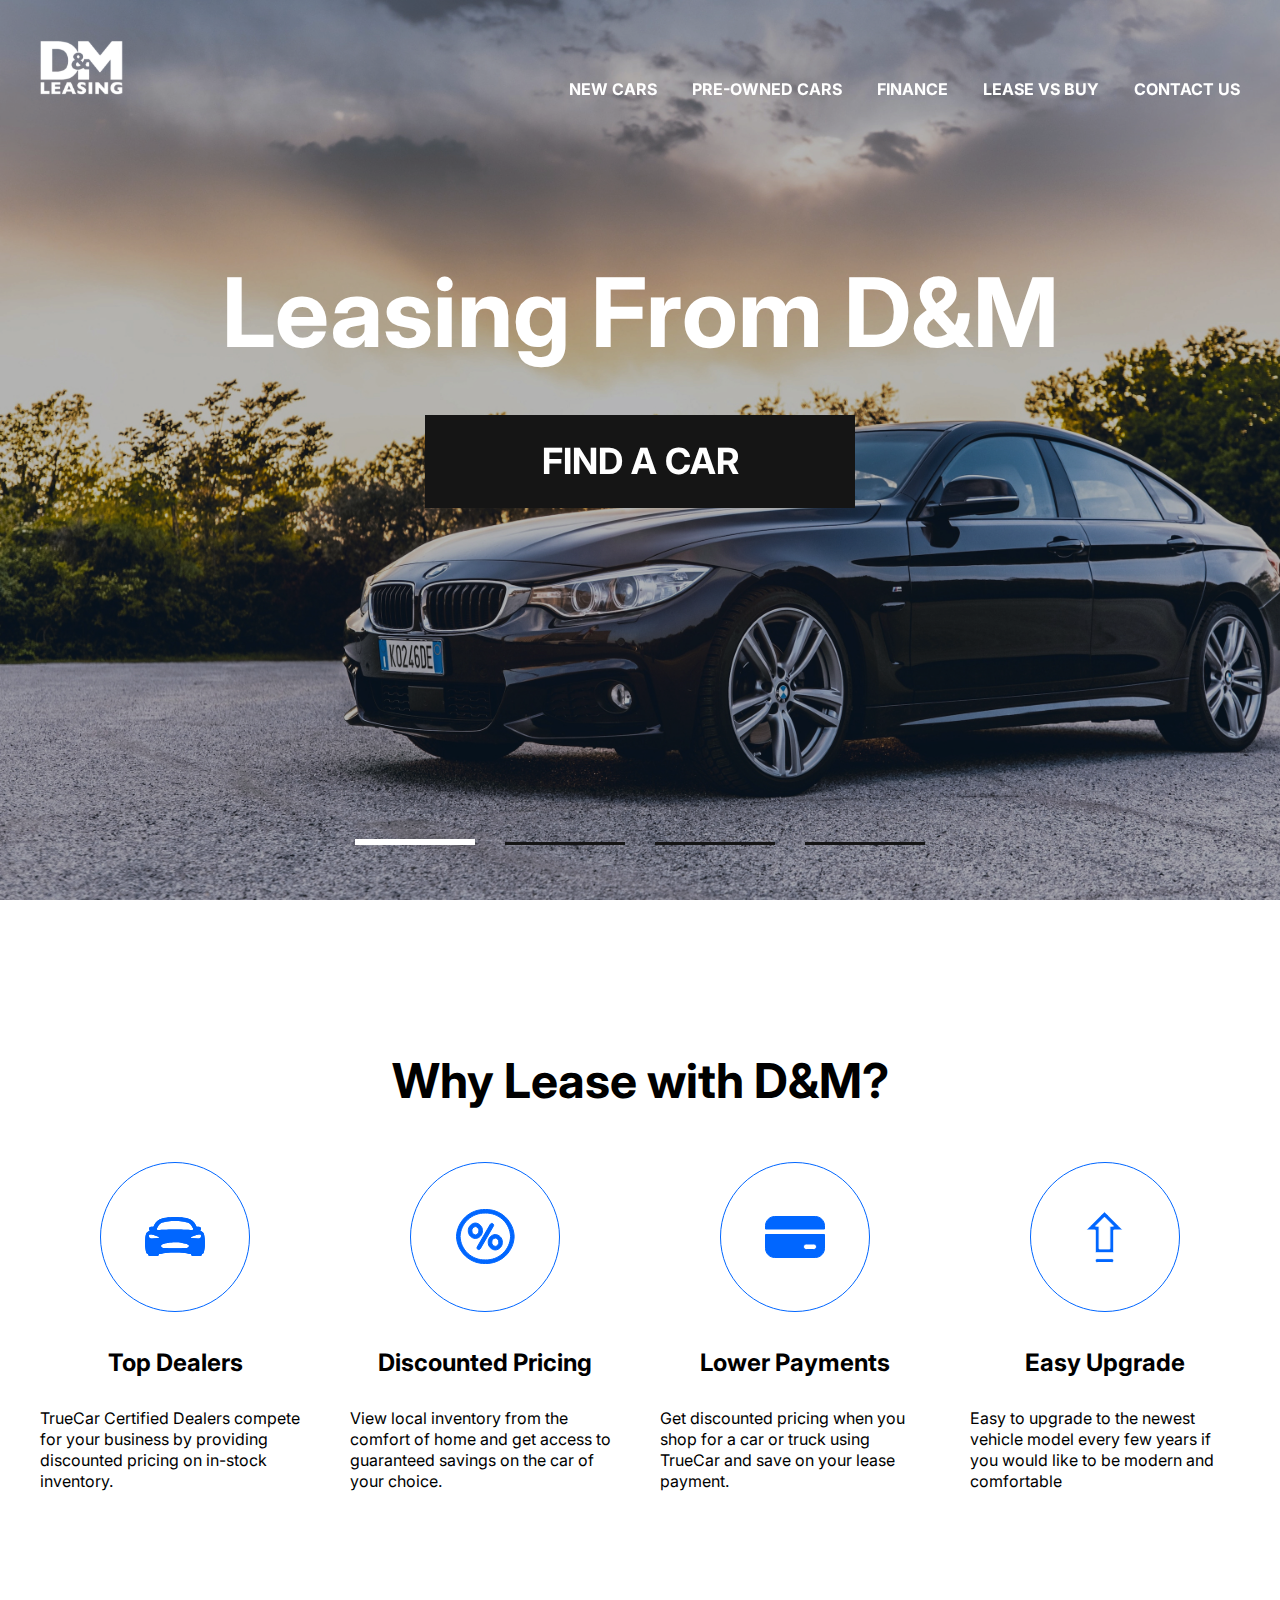
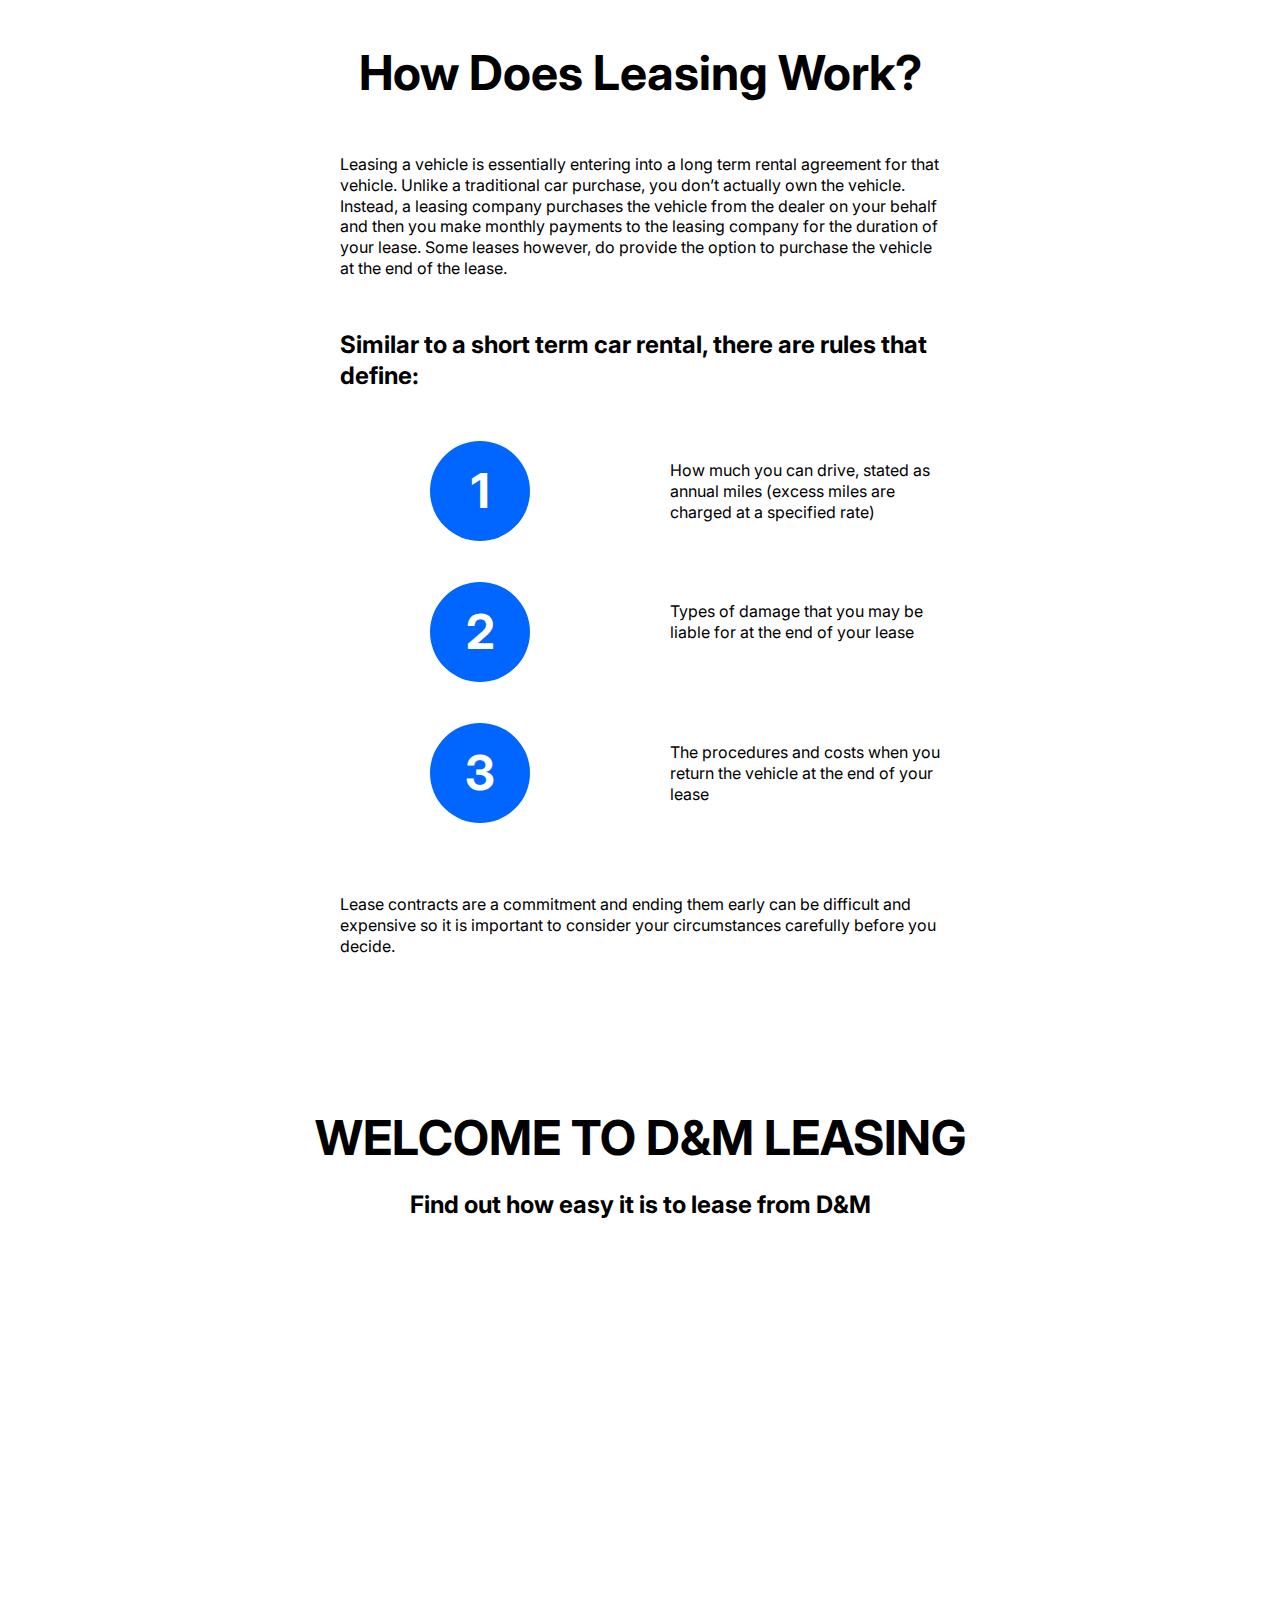
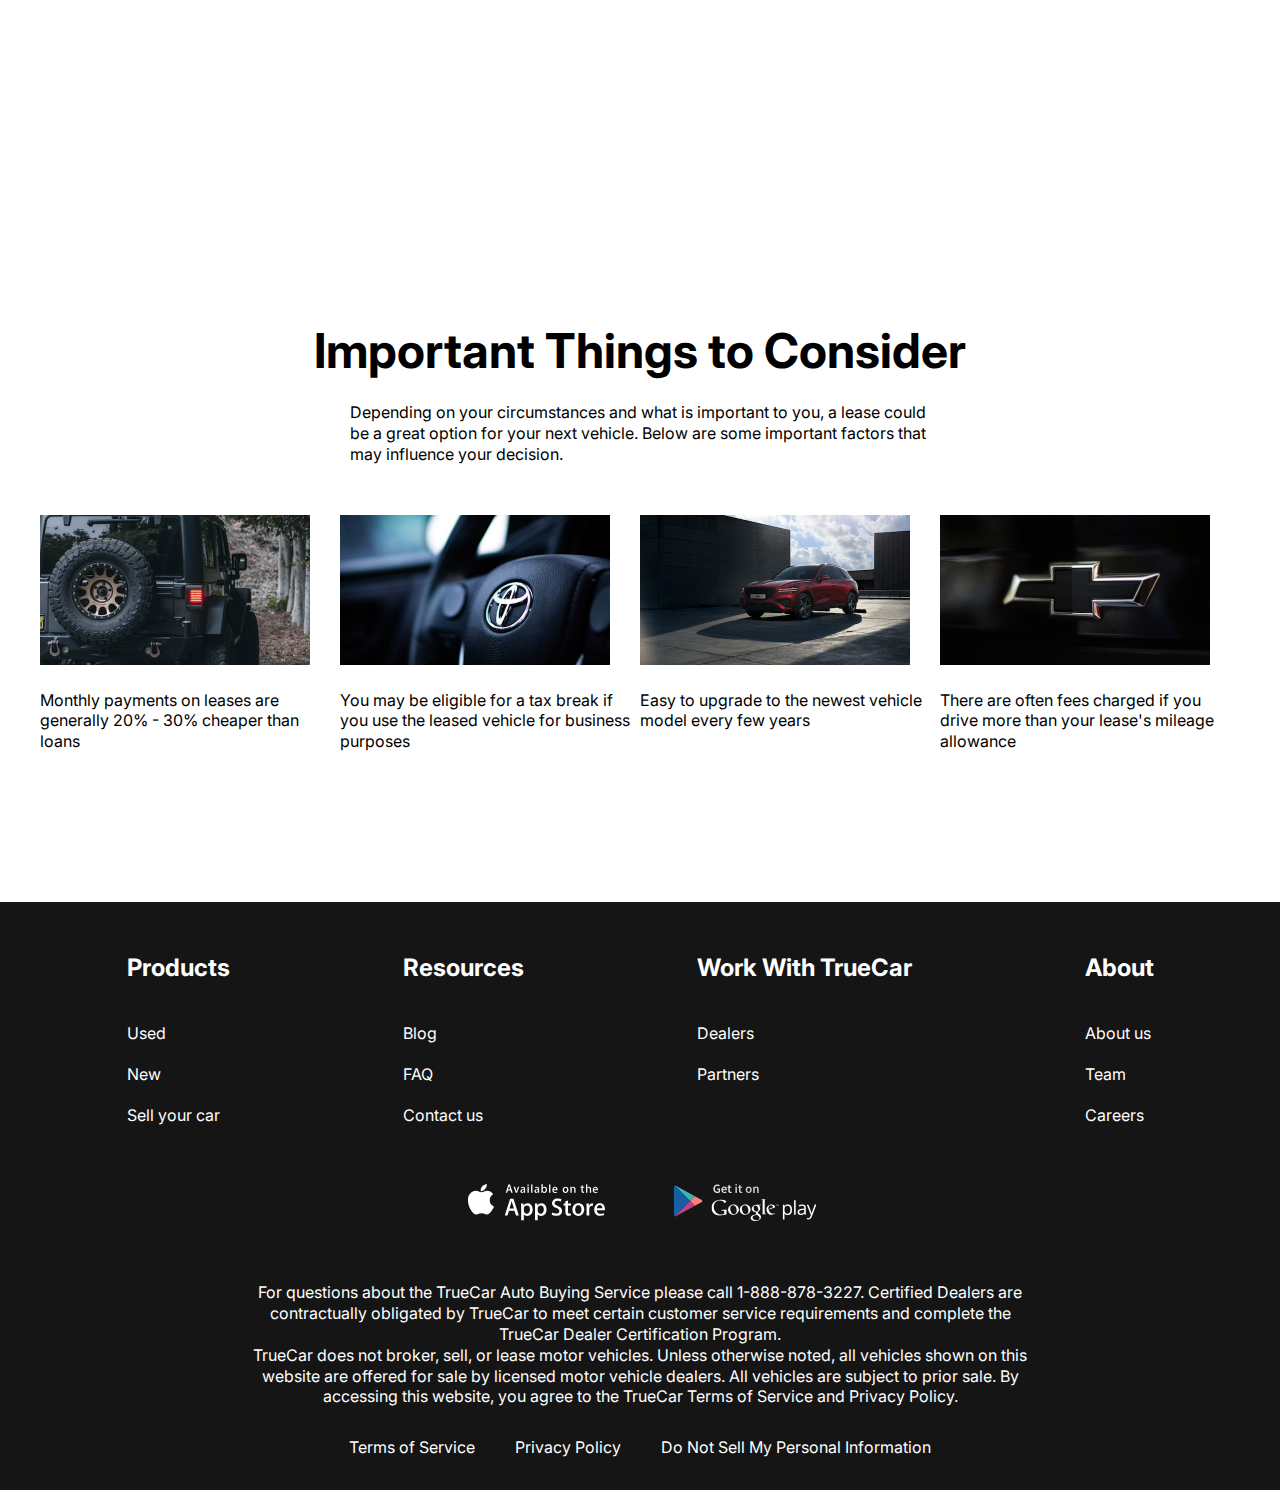
<file: index.html>
<!DOCTYPE html>
<html lang="en">
    <head>
        <meta charset="UTF-8" />
        <meta http-equiv="X-UA-Compatible" content="IE=edge" />
        <meta name="viewport" content="width=device-width, initial-scale=1.0" />
        <title>Document</title>
        <link rel="preconnect" href="https://fonts.googleapis.com" />
        <link rel="preconnect" href="https://fonts.gstatic.com" crossorigin />
        <link
            href="https://fonts.googleapis.com/css2?family=Inter:wght@400;700&display=swap"
            rel="stylesheet"
        />
        <link
            rel="stylesheet"
            href="https://cdn.jsdelivr.net/npm/swiper@9/swiper-bundle.min.css"
        />
        <link rel="stylesheet" href="./css/style.css" />
    </head>
    <body>
        <div class="wrapper">
            <header class="header header-main">
                <div class="container">
                    <div class="header__inner">
                        <a href="index.html" class="logo">
                            <img
                                src="./images/logo.svg"
                                alt=""
                                class="logo__img"
                            />
                        </a>
                        <nav class="menu">
                            <button class="menu__btn">
                                <span></span>
                                <span></span>
                                <span></span>
                            </button>
                            <ul class="menu__list">
                                <li class="menu__list-item">
                                    <a
                                        href="new-cars.html"
                                        class="menu__list-link"
                                        >NEW CARS</a
                                    >
                                </li>
                                <li class="menu__list-item">
                                    <a href="#" class="menu__list-link"
                                        >PRE-OWNED CARS</a
                                    >
                                </li>
                                <li class="menu__list-item">
                                    <a href="#" class="menu__list-link"
                                        >FINANCE</a
                                    >
                                </li>
                                <li class="menu__list-item">
                                    <a href="#" class="menu__list-link"
                                        >LEASE VS BUY</a
                                    >
                                </li>
                                <li class="menu__list-item">
                                    <a
                                        href="contacts.html"
                                        class="menu__list-link"
                                        >CONTACT US</a
                                    >
                                </li>
                            </ul>
                        </nav>
                    </div>
                </div>
            </header>
            <main class="main">
                <section class="top">
                    <div class="container">
                        <h1 class="title">Leasing From D&M</h1>
                        <a href="new-cars.html" class="top__link">
                            FIND A CAR
                        </a>
                    </div>
                </section>
                <div class="slider">
                    <div class="swiper">
                        <div class="swiper-wrapper">
                            <div
                                class="swiper-slide"
                                style="
                                    background-image: url(./images/slide-1.jpg);
                                "
                            ></div>
                            <div
                                class="swiper-slide"
                                style="
                                    background-image: url(./images/slide-2.jpg);
                                "
                            ></div>
                            <div
                                class="swiper-slide"
                                style="
                                    background-image: url(./images/slide-1.jpg);
                                "
                            ></div>
                            <div
                                class="swiper-slide"
                                style="
                                    background-image: url(./images/slide-2.jpg);
                                "
                            ></div>
                        </div>
                        <div class="swiper-pagination"></div>
                    </div>
                </div>
                <section class="why-lease">
                    <div class="container">
                        <h2 class="section-title">Why Lease with D&M?</h2>
                        <ul class="why-lease__list">
                            <li class="why-lease__item">
                                <img
                                    class="why-lease__item-img"
                                    src="./images/why-lease-1.svg"
                                    alt=""
                                />
                                <h3 class="why-lease__item-title">
                                    Top Dealers
                                </h3>
                                <p class="why-lease__item-text">
                                    TrueCar Certified Dealers compete for your
                                    business by providing discounted pricing on
                                    in-stock inventory.
                                </p>
                            </li>
                            <li class="why-lease__item">
                                <img
                                    class="why-lease__item-img"
                                    src="./images/why-lease-2.svg"
                                    alt=""
                                />
                                <h3 class="why-lease__item-title">
                                    Discounted Pricing
                                </h3>
                                <p class="why-lease__item-text">
                                    View local inventory from the comfort of
                                    home and get access to guaranteed savings on
                                    the car of your choice.
                                </p>
                            </li>
                            <li class="why-lease__item">
                                <img
                                    class="why-lease__item-img"
                                    src="./images/why-lease-3.svg"
                                    alt=""
                                />
                                <h3 class="why-lease__item-title">
                                    Lower Payments
                                </h3>
                                <p class="why-lease__item-text">
                                    Get discounted pricing when you shop for a
                                    car or truck using TrueCar and save on your
                                    lease payment.
                                </p>
                            </li>
                            <li class="why-lease__item">
                                <img
                                    class="why-lease__item-img"
                                    src="./images/why-lease-4.svg"
                                    alt=""
                                />
                                <h3 class="why-lease__item-title">
                                    Easy Upgrade
                                </h3>
                                <p class="why-lease__item-text">
                                    Easy to upgrade to the newest vehicle model
                                    every few years if you would like to be
                                    modern and comfortable
                                </p>
                            </li>
                        </ul>
                    </div>
                </section>
                <section class="how-does">
                    <div class="container">
                        <div class="how-does__inner">
                            <h2 class="section-title">
                                How Does Leasing Work?
                            </h2>
                            <p class="how-does__text">
                                Leasing a vehicle is essentially entering into a
                                long term rental agreement for that vehicle.
                                Unlike a traditional car purchase, you don’t
                                actually own the vehicle. Instead, a leasing
                                company purchases the vehicle from the dealer on
                                your behalf and then you make monthly payments
                                to the leasing company for the duration of your
                                lease. Some leases however, do provide the
                                option to purchase the vehicle at the end of the
                                lease.
                            </p>
                            <h4 class="how__does-title">
                                Similar to a short term car rental, there are
                                rules that define:
                            </h4>
                            <ol class="how__does-list">
                                <li class="how__does-item">
                                    How much you can drive, stated as annual
                                    miles (excess miles are charged at a
                                    specified rate)
                                </li>
                                <li class="how__does-item">
                                    Types of damage that you may be liable for
                                    at the end of your lease
                                </li>
                                <li class="how__does-item">
                                    The procedures and costs when you return the
                                    vehicle at the end of your lease
                                </li>
                            </ol>
                            <p class="how-does__text">
                                Lease contracts are a commitment and ending them
                                early can be difficult and expensive so it is
                                important to consider your circumstances
                                carefully before you decide.
                            </p>
                        </div>
                    </div>
                </section>
                <section class="video">
                    <div class="container">
                        <h2 class="section-title video__title">
                            WELCOME TO D&M LEASING
                        </h2>
                        <p class="video__text">
                            Find out how easy it is to lease from D&M
                        </p>
                        <iframe
                            class="video__content"
                            width="1000"
                            height="500"
                            src="https://www.youtube.com/embed/lq149gCzkvE?controls=0"
                            title="YouTube video player"
                            frameborder="0"
                            allow="accelerometer; autoplay; clipboard-write; encrypted-media; gyroscope; picture-in-picture; web-share"
                            allowfullscreen
                        ></iframe>
                    </div>
                </section>
                <section class="important">
                    <div class="container">
                        <h2 class="section-title important__title">
                            Important Things to Consider
                        </h2>
                        <p class="important__text">
                            Depending on your circumstances and what is
                            important to you, a lease could be a great option
                            for your next vehicle. Below are some important
                            factors that may influence your decision.
                        </p>
                        <ul class="important__list">
                            <li class="important__item">
                                <img
                                    src="./images/imp-1.jpg"
                                    alt=""
                                    class="important__item-img"
                                />
                                <p class="important__item-text">
                                    Monthly payments on leases are generally 20%
                                    - 30% cheaper than loans
                                </p>
                            </li>
                            <li class="important__item">
                                <img
                                    src="./images/imp-2.jpg"
                                    alt=""
                                    class="important__item-img"
                                />
                                <p class="important__item-text">
                                    You may be eligible for a tax break if you
                                    use the leased vehicle for business purposes
                                </p>
                            </li>
                            <li class="important__item">
                                <img
                                    src="./images/imp-3.jpg"
                                    alt=""
                                    class="important__item-img"
                                />
                                <p class="important__item-text">
                                    Easy to upgrade to the newest vehicle model
                                    every few years
                                </p>
                            </li>
                            <li class="important__item">
                                <img
                                    src="./images/imp-4.jpg"
                                    alt=""
                                    class="important__item-img"
                                />
                                <p class="important__item-text">
                                    There are often fees charged if you drive
                                    more than your lease's mileage allowance
                                </p>
                            </li>
                        </ul>
                    </div>
                </section>
            </main>
            <footer class="footer">
                <div class="container">
                    <nav class="footer__menu">
                        <ul class="footer__menu-list">
                            <li class="footer__menu-item">
                                <p class="footer__menu-title">Products</p>
                            </li>
                            <li class="footer__menu-item">
                                <a href="#" class="footer__menu-link">Used</a>
                            </li>
                            <li class="footer__menu-item">
                                <a href="#" class="footer__menu-link">New</a>
                            </li>
                            <li class="footer__menu-item">
                                <a href="#" class="footer__menu-link"
                                    >Sell your car</a
                                >
                            </li>
                        </ul>
                        <ul class="footer__menu-list">
                            <li class="footer__menu-item">
                                <p class="footer__menu-title">Resources</p>
                            </li>
                            <li class="footer__menu-item">
                                <a href="#" class="footer__menu-link">Blog</a>
                            </li>
                            <li class="footer__menu-item">
                                <a href="#" class="footer__menu-link">FAQ</a>
                            </li>
                            <li class="footer__menu-item">
                                <a href="#" class="footer__menu-link"
                                    >Contact us</a
                                >
                            </li>
                        </ul>
                        <ul class="footer__menu-list">
                            <li class="footer__menu-item">
                                <p class="footer__menu-title">
                                    Work With TrueCar
                                </p>
                            </li>
                            <li class="footer__menu-item">
                                <a href="#" class="footer__menu-link"
                                    >Dealers</a
                                >
                            </li>
                            <li class="footer__menu-item">
                                <a href="#" class="footer__menu-link"
                                    >Partners</a
                                >
                            </li>
                        </ul>
                        <ul class="footer__menu-list">
                            <li class="footer__menu-item">
                                <p class="footer__menu-title">About</p>
                            </li>
                            <li class="footer__menu-item">
                                <a href="#" class="footer__menu-link"
                                    >About us</a
                                >
                            </li>
                            <li class="footer__menu-item">
                                <a href="#" class="footer__menu-link">Team</a>
                            </li>
                            <li class="footer__menu-item">
                                <a href="#" class="footer__menu-link"
                                    >Careers</a
                                >
                            </li>
                        </ul>
                    </nav>
                    <ul class="app">
                        <li class="app__item">
                            <a href="#" class="app__item-link">
                                <img
                                    class="app__item-img"
                                    src="./images/appstore.svg"
                                    alt=""
                                />
                            </a>
                        </li>
                        <li class="app__item">
                            <a href="#" class="app__item-link">
                                <img
                                    class="app__item-img"
                                    src="./images/googleplay.svg"
                                    alt=""
                                />
                            </a>
                        </li>
                    </ul>
                    <div class="footer__copy">
                        <p class="footer__copy-text">
                            For questions about the TrueCar Auto Buying Service
                            please call 1-888-878-3227. Certified Dealers are
                            contractually obligated by TrueCar to meet certain
                            customer service requirements and complete the
                            TrueCar Dealer Certification Program.
                        </p>
                        <p class="footer__copy-text">
                            TrueCar does not broker, sell, or lease motor
                            vehicles. Unless otherwise noted, all vehicles shown
                            on this website are offered for sale by licensed
                            motor vehicle dealers. All vehicles are subject to
                            prior sale. By accessing this website, you agree to
                            the TrueCar Terms of Service and Privacy Policy.
                        </p>
                    </div>
                    <nav class="copy__nav">
                        <ul class="copy__nav-list">
                            <li class="copy__nav-item">
                                <a href="#" class="copy__nav-link"
                                    >Terms of Service</a
                                >
                            </li>
                            <li class="copy__nav-item">
                                <a href="#" class="copy__nav-link"
                                    >Privacy Policy</a
                                >
                            </li>
                            <li class="copy__nav-item">
                                <a href="#" class="copy__nav-link"
                                    >Do Not Sell My Personal Information</a
                                >
                            </li>
                        </ul>
                    </nav>
                </div>
            </footer>
        </div>

        <script src="https://cdn.jsdelivr.net/npm/swiper@9/swiper-bundle.min.js"></script>
        <script src="./js/main.js"></script>
    </body>
</html>
</file>
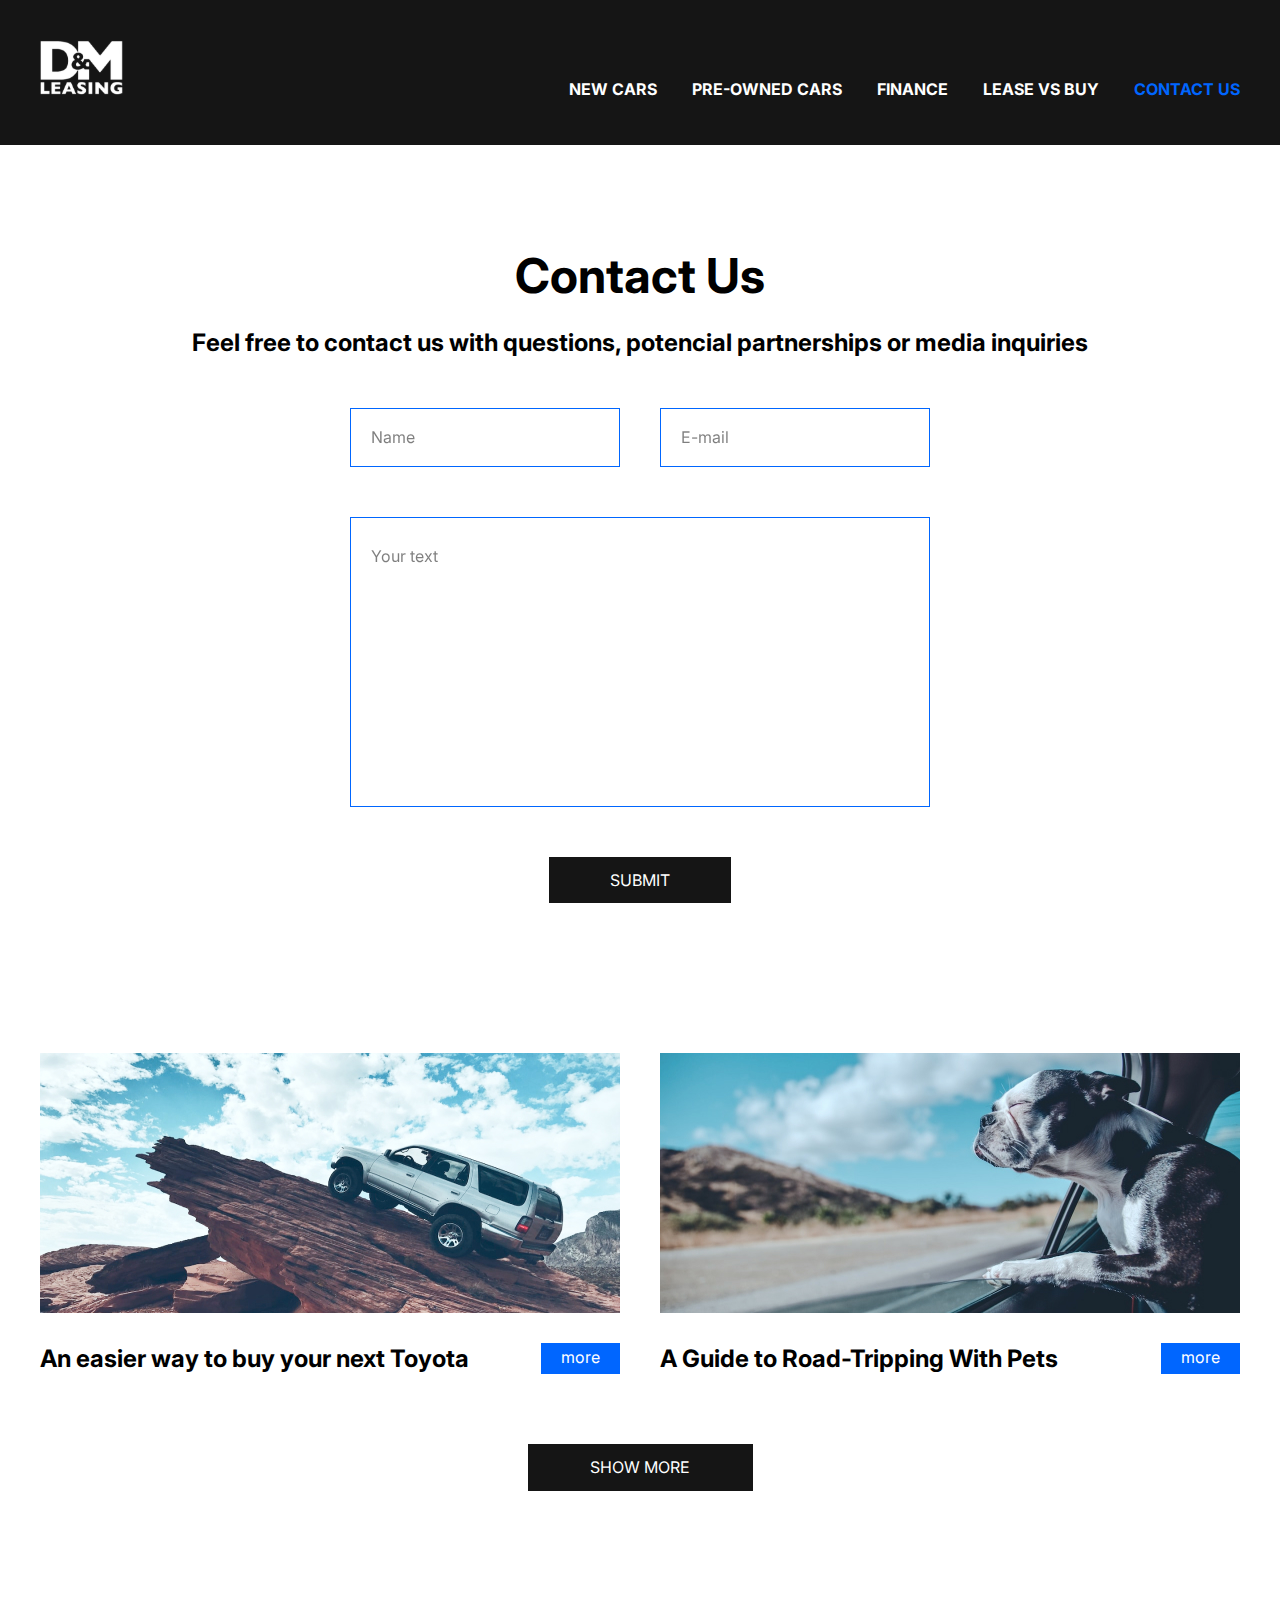
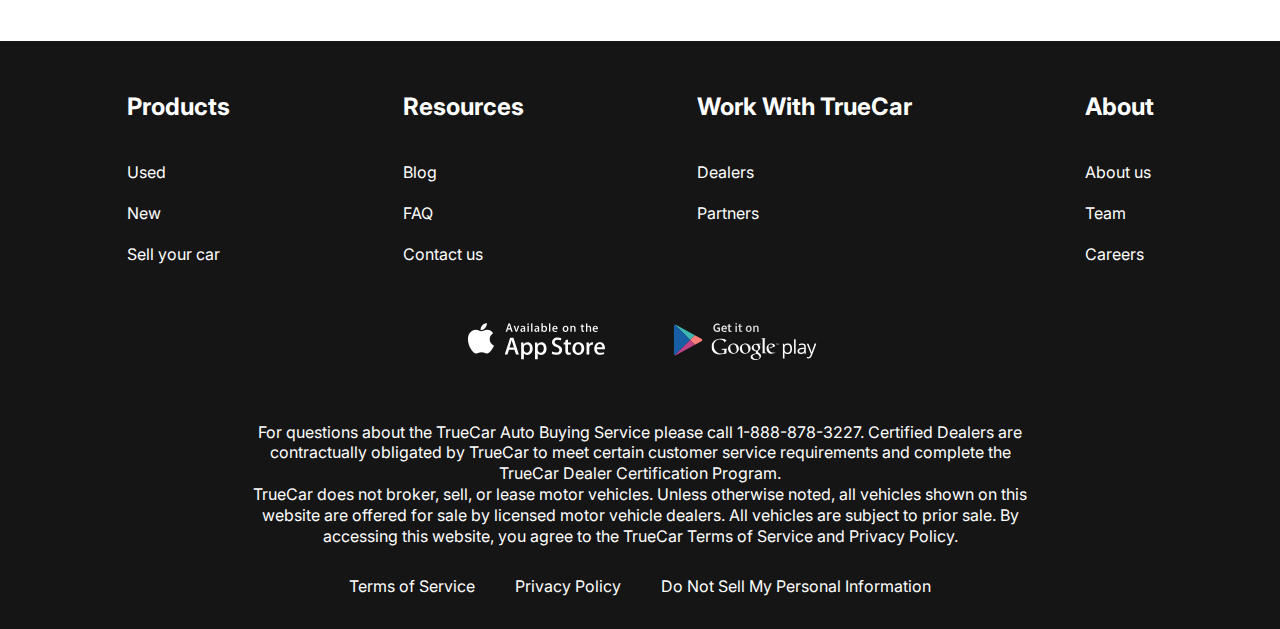
<file: contacts.html>
<!DOCTYPE html>
<html lang="en">
    <head>
        <meta charset="UTF-8" />
        <meta http-equiv="X-UA-Compatible" content="IE=edge" />
        <meta name="viewport" content="width=device-width, initial-scale=1.0" />
        <title>Document</title>
        <link rel="preconnect" href="https://fonts.googleapis.com" />
        <link rel="preconnect" href="https://fonts.gstatic.com" crossorigin />
        <link
            href="https://fonts.googleapis.com/css2?family=Inter:wght@400;700&display=swap"
            rel="stylesheet"
        />
        <link rel="stylesheet" href="./css/style.css" />
    </head>
    <body>
        <div class="wrapper">
            <header class="header">
                <div class="container">
                    <div class="header__inner">
                        <a href="index.html" class="logo">
                            <img
                                src="./images/logo.svg"
                                alt=""
                                class="logo__img"
                            />
                        </a>
                        <nav class="menu">
                            <button class="menu__btn">
                                <span></span>
                                <span></span>
                                <span></span>
                            </button>
                            <ul class="menu__list">
                                <li class="menu__list-item">
                                    <a
                                        href="new-cars.html"
                                        class="menu__list-link"
                                        >NEW CARS</a
                                    >
                                </li>
                                <li class="menu__list-item">
                                    <a href="#" class="menu__list-link"
                                        >PRE-OWNED CARS</a
                                    >
                                </li>
                                <li class="menu__list-item">
                                    <a href="#" class="menu__list-link"
                                        >FINANCE</a
                                    >
                                </li>
                                <li class="menu__list-item">
                                    <a href="#" class="menu__list-link"
                                        >LEASE VS BUY</a
                                    >
                                </li>
                                <li class="menu__list-item">
                                    <a
                                        href="#"
                                        class="menu__list-link menu__list-link--active"
                                        >CONTACT US</a
                                    >
                                </li>
                            </ul>
                        </nav>
                    </div>
                </div>
            </header>
            <main class="main">
                <section class="contacts">
                    <div class="container">
                        <h2 class="section-title contacts__title">
                            Contact Us
                        </h2>
                        <p class="contacts__text">
                            Feel free to contact us with questions, potencial
                            partnerships or media inquiries
                        </p>
                        <form action="#" class="form">
                            <input
                                type="text"
                                class="form__input"
                                placeholder="Name"
                            />
                            <input
                                type="email"
                                class="form__input"
                                placeholder="E-mail"
                            />
                            <textarea
                                class="form__textarea"
                                placeholder="Your text"
                            ></textarea>
                            <button class="form__btn" type="submit">
                                SUBMIT
                            </button>
                        </form>
                    </div>
                </section>
                <section class="blog">
                    <div class="container">
                        <div class="blog__items">
                            <div class="blog__item">
                                <img
                                    src="./images/blog-1.jpg"
                                    alt=""
                                    class="blog__item-img"
                                />
                                <h4 class="blog__item-title">
                                    An easier way to buy your next Toyota
                                </h4>
                                <a href="#" class="blog__item-link">more</a>
                            </div>
                            <div class="blog__item">
                                <img
                                    src="./images/blog-2.jpg"
                                    alt=""
                                    class="blog__item-img"
                                />
                                <h4 class="blog__item-title">
                                    A Guide to Road-Tripping With Pets
                                </h4>
                                <a href="#" class="blog__item-link">more</a>
                            </div>
                        </div>
                        <a href="" class="showmore-link">SHOW MORE</a>
                    </div>
                </section>
            </main>
            <footer class="footer">
                <div class="container">
                    <nav class="footer__menu">
                        <ul class="footer__menu-list">
                            <li class="footer__menu-item">
                                <p class="footer__menu-title">Products</p>
                            </li>
                            <li class="footer__menu-item">
                                <a href="#" class="footer__menu-link">Used</a>
                            </li>
                            <li class="footer__menu-item">
                                <a href="#" class="footer__menu-link">New</a>
                            </li>
                            <li class="footer__menu-item">
                                <a href="#" class="footer__menu-link"
                                    >Sell your car</a
                                >
                            </li>
                        </ul>
                        <ul class="footer__menu-list">
                            <li class="footer__menu-item">
                                <p class="footer__menu-title">Resources</p>
                            </li>
                            <li class="footer__menu-item">
                                <a href="#" class="footer__menu-link">Blog</a>
                            </li>
                            <li class="footer__menu-item">
                                <a href="#" class="footer__menu-link">FAQ</a>
                            </li>
                            <li class="footer__menu-item">
                                <a href="#" class="footer__menu-link"
                                    >Contact us</a
                                >
                            </li>
                        </ul>
                        <ul class="footer__menu-list">
                            <li class="footer__menu-item">
                                <p class="footer__menu-title">
                                    Work With TrueCar
                                </p>
                            </li>
                            <li class="footer__menu-item">
                                <a href="#" class="footer__menu-link"
                                    >Dealers</a
                                >
                            </li>
                            <li class="footer__menu-item">
                                <a href="#" class="footer__menu-link"
                                    >Partners</a
                                >
                            </li>
                        </ul>
                        <ul class="footer__menu-list">
                            <li class="footer__menu-item">
                                <p class="footer__menu-title">About</p>
                            </li>
                            <li class="footer__menu-item">
                                <a href="#" class="footer__menu-link"
                                    >About us</a
                                >
                            </li>
                            <li class="footer__menu-item">
                                <a href="#" class="footer__menu-link">Team</a>
                            </li>
                            <li class="footer__menu-item">
                                <a href="#" class="footer__menu-link"
                                    >Careers</a
                                >
                            </li>
                        </ul>
                    </nav>
                    <ul class="app">
                        <li class="app__item">
                            <a href="#" class="app__item-link">
                                <img
                                    class="app__item-img"
                                    src="./images/appstore.svg"
                                    alt=""
                                />
                            </a>
                        </li>
                        <li class="app__item">
                            <a href="#" class="app__item-link">
                                <img
                                    class="app__item-img"
                                    src="./images/googleplay.svg"
                                    alt=""
                                />
                            </a>
                        </li>
                    </ul>
                    <div class="footer__copy">
                        <p class="footer__copy-text">
                            For questions about the TrueCar Auto Buying Service
                            please call 1-888-878-3227. Certified Dealers are
                            contractually obligated by TrueCar to meet certain
                            customer service requirements and complete the
                            TrueCar Dealer Certification Program.
                        </p>
                        <p class="footer__copy-text">
                            TrueCar does not broker, sell, or lease motor
                            vehicles. Unless otherwise noted, all vehicles shown
                            on this website are offered for sale by licensed
                            motor vehicle dealers. All vehicles are subject to
                            prior sale. By accessing this website, you agree to
                            the TrueCar Terms of Service and Privacy Policy.
                        </p>
                    </div>
                    <nav class="copy__nav">
                        <ul class="copy__nav-list">
                            <li class="copy__nav-item">
                                <a href="#" class="copy__nav-link"
                                    >Terms of Service</a
                                >
                            </li>
                            <li class="copy__nav-item">
                                <a href="#" class="copy__nav-link"
                                    >Privacy Policy</a
                                >
                            </li>
                            <li class="copy__nav-item">
                                <a href="#" class="copy__nav-link"
                                    >Do Not Sell My Personal Information</a
                                >
                            </li>
                        </ul>
                    </nav>
                </div>
            </footer>
        </div>

        <script src="./js/main.js"></script>
    </body>
</html>
</file>
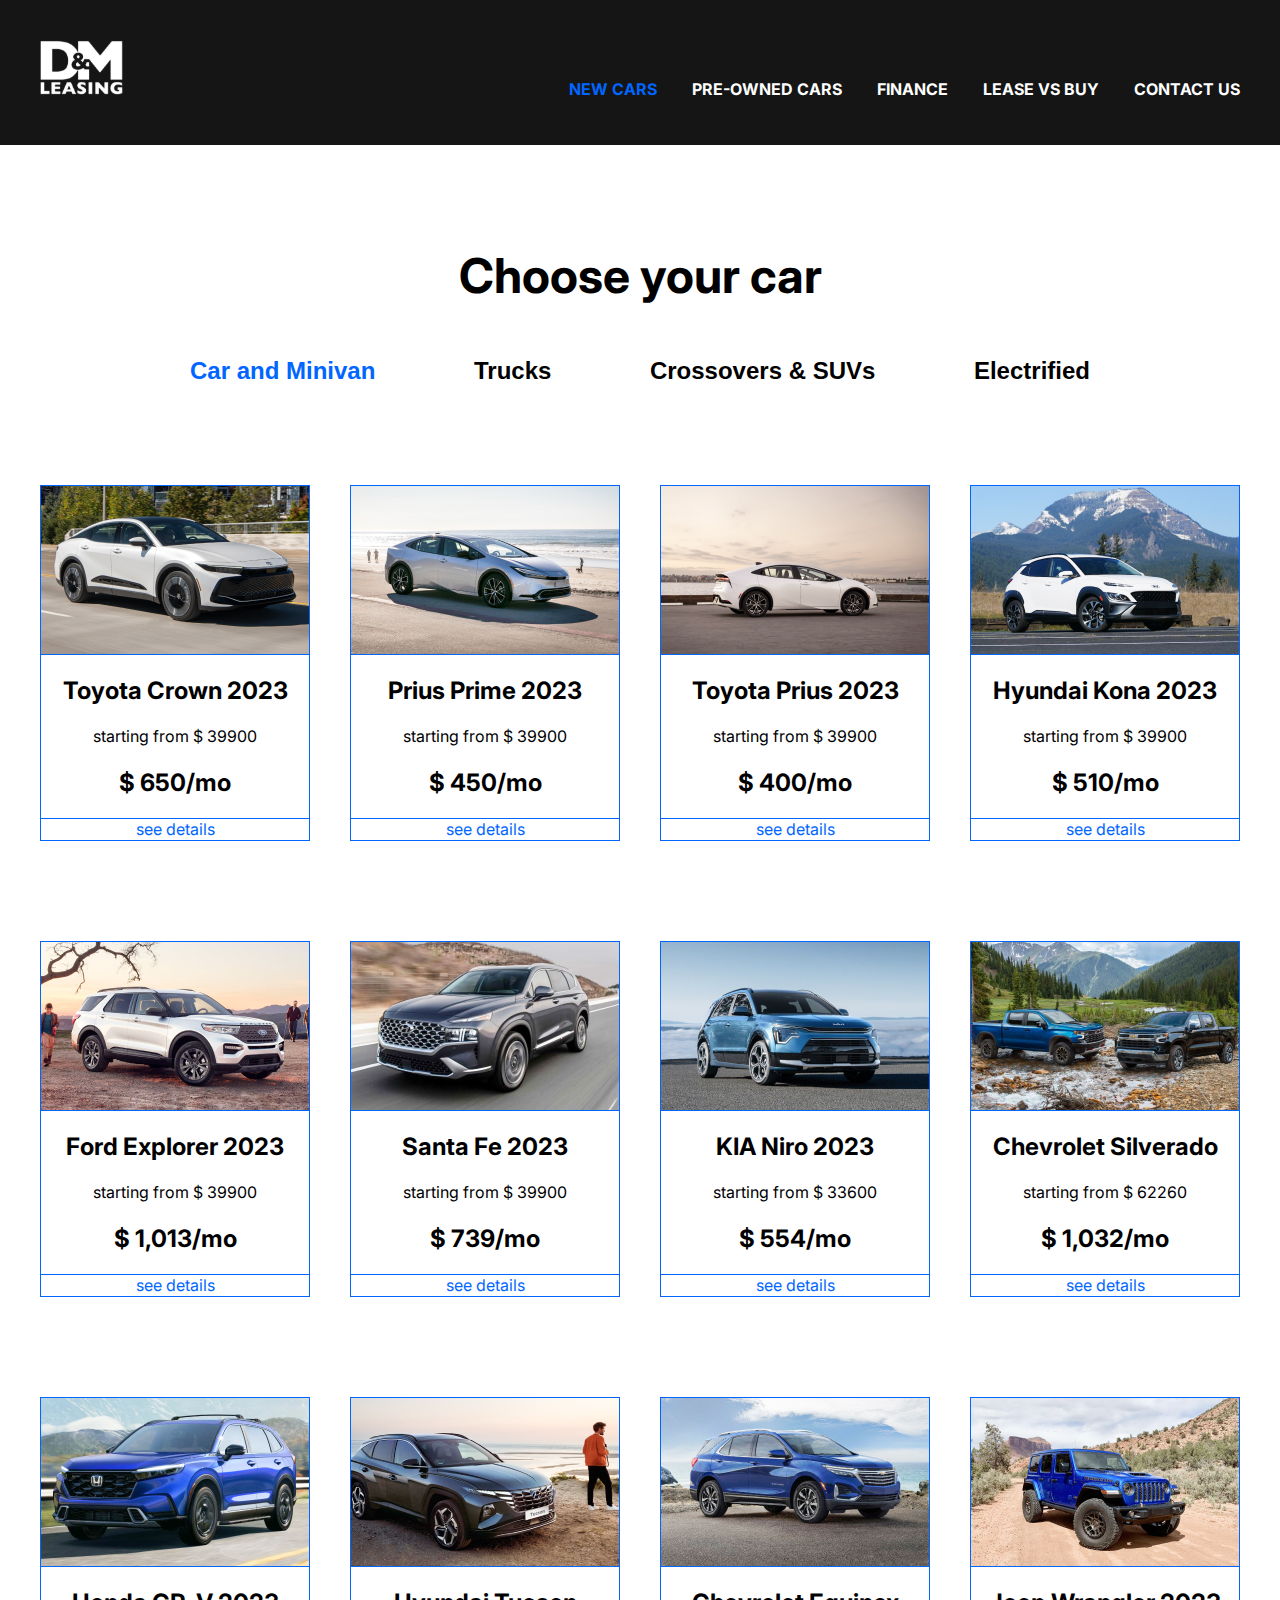
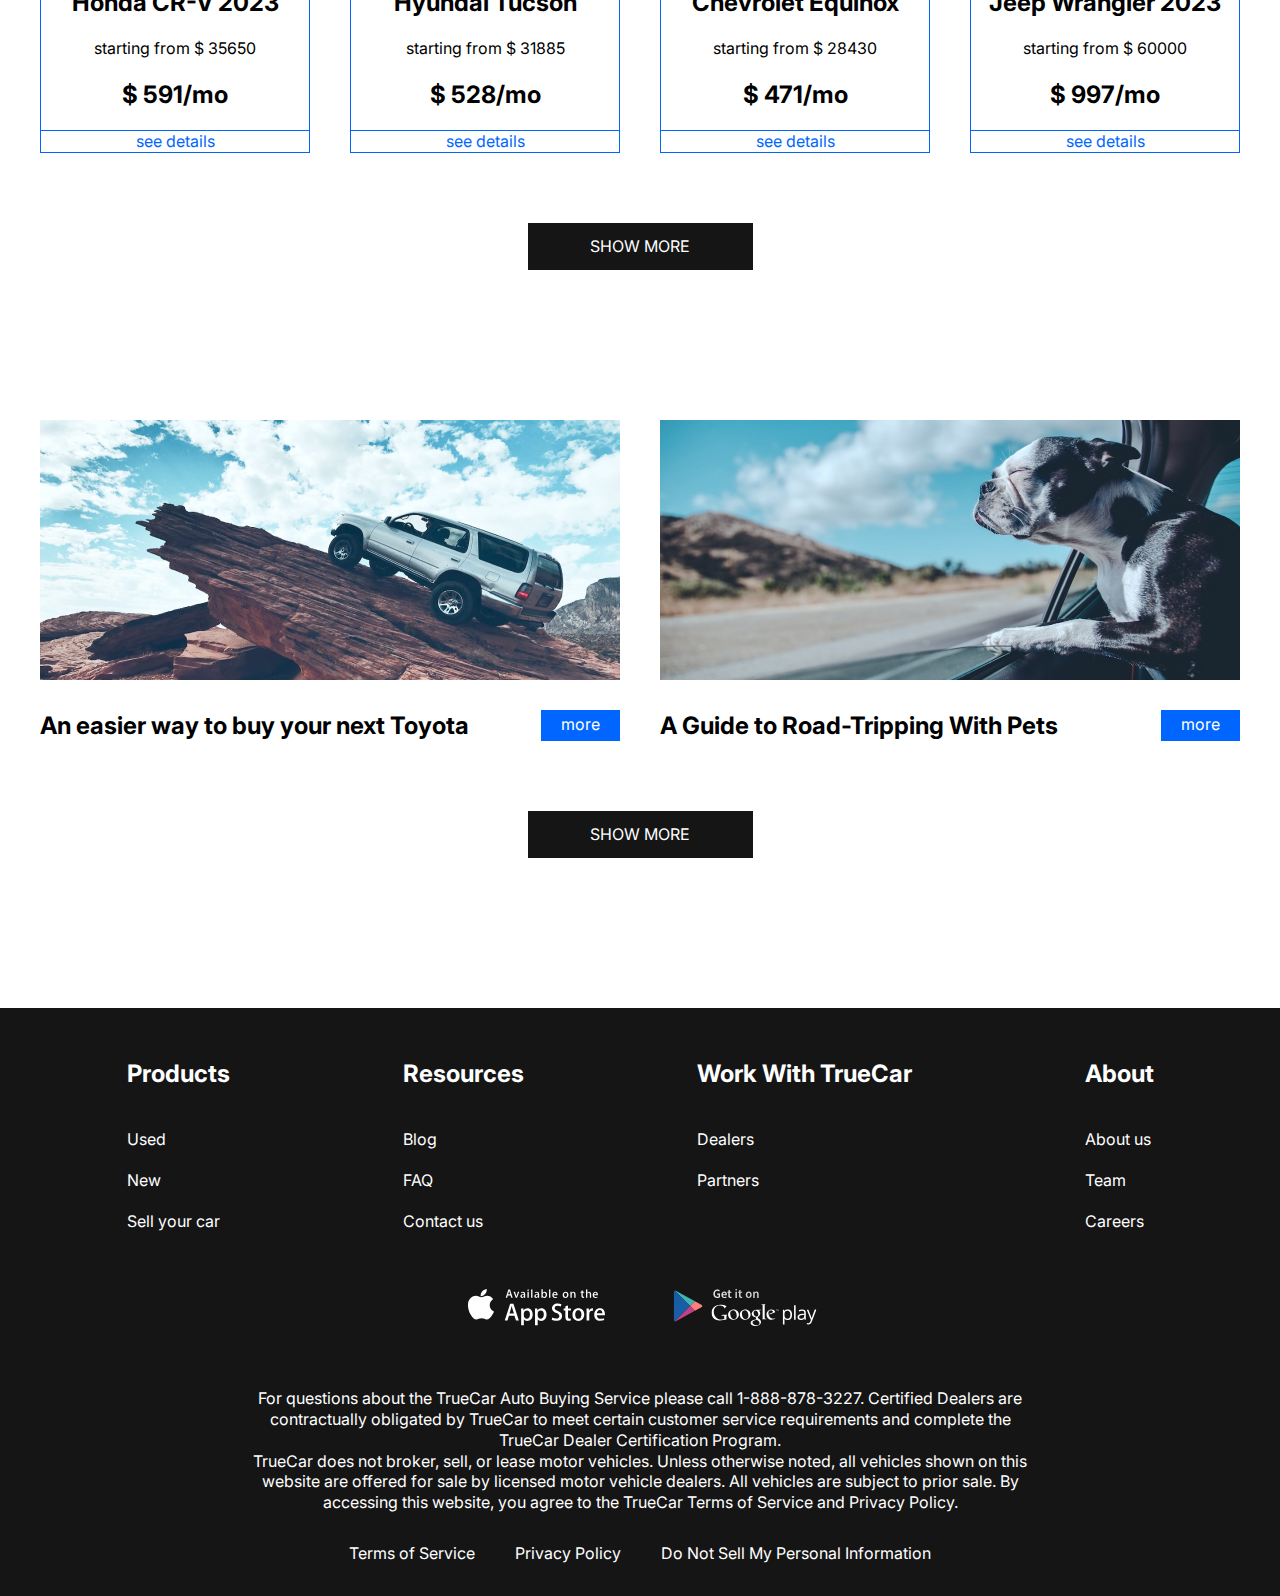
<file: new-cars.html>
<!DOCTYPE html>
<html lang="en">
    <head>
        <meta charset="UTF-8" />
        <meta http-equiv="X-UA-Compatible" content="IE=edge" />
        <meta name="viewport" content="width=device-width, initial-scale=1.0" />
        <title>Document</title>
        <link rel="preconnect" href="https://fonts.googleapis.com" />
        <link rel="preconnect" href="https://fonts.gstatic.com" crossorigin />
        <link
            href="https://fonts.googleapis.com/css2?family=Inter:wght@400;700&display=swap"
            rel="stylesheet"
        />
        <link rel="stylesheet" href="./css/style.css" />
    </head>
    <body>
        <div class="wrapper">
            <header class="header">
                <div class="container">
                    <div class="header__inner">
                        <a href="index.html" class="logo">
                            <img
                                src="./images/logo.svg"
                                alt=""
                                class="logo__img"
                            />
                        </a>
                        <nav class="menu">
                            <button class="menu__btn">
                                <span></span>
                                <span></span>
                                <span></span>
                            </button>
                            <ul class="menu__list">
                                <li class="menu__list-item">
                                    <a
                                        href="#"
                                        class="menu__list-link menu__list-link--active"
                                        >NEW CARS</a
                                    >
                                </li>
                                <li class="menu__list-item">
                                    <a href="#" class="menu__list-link"
                                        >PRE-OWNED CARS</a
                                    >
                                </li>
                                <li class="menu__list-item">
                                    <a href="#" class="menu__list-link"
                                        >FINANCE</a
                                    >
                                </li>
                                <li class="menu__list-item">
                                    <a href="#" class="menu__list-link"
                                        >LEASE VS BUY</a
                                    >
                                </li>
                                <li class="menu__list-item">
                                    <a
                                        href="contacts.html"
                                        class="menu__list-link"
                                        >CONTACT US</a
                                    >
                                </li>
                            </ul>
                        </nav>
                    </div>
                </div>
            </header>
            <main class="main">
                <section class="choose">
                    <div class="container">
                        <h2 class="section-title">Choose your car</h2>
                        <div class="tabs">
                            <div class="tabs__btn">
                                <button
                                    class="tabs__btn-item tabs__btn-item--active"
                                    data-button="content-1"
                                >
                                    Car and Minivan
                                </button>
                                <button
                                    class="tabs__btn-item"
                                    data-button="content-2"
                                >
                                    Trucks
                                </button>
                                <button
                                    class="tabs__btn-item"
                                    data-button="content-3"
                                >
                                    Crossovers & SUVs
                                </button>
                                <button
                                    class="tabs__btn-item"
                                    data-button="content-4"
                                >
                                    Electrified
                                </button>
                            </div>
                            <div class="tabs__content">
                                <div
                                    class="tabs__content-item tabs__content-item--active"
                                    id="content-1"
                                >
                                    <div class="card">
                                        <img
                                            src="./images/card-1.jpg"
                                            alt=""
                                            class="card__img"
                                        />
                                        <div class="card__content">
                                            <h4 class="card__title">
                                                Toyota Crown 2023
                                            </h4>
                                            <p class="card__text">
                                                starting from $ 39900
                                            </p>
                                            <p class="card__price">$ 650/mo</p>
                                        </div>
                                        <a href="#" class="card__link"
                                            >see details</a
                                        >
                                    </div>
                                    <div class="card">
                                        <img
                                            src="./images/card-2.jpg"
                                            alt=""
                                            class="card__img"
                                        />
                                        <div class="card__content">
                                            <h4 class="card__title">
                                                Prius Prime 2023
                                            </h4>
                                            <p class="card__text">
                                                starting from $ 39900
                                            </p>
                                            <p class="card__price">$ 450/mo</p>
                                        </div>
                                        <a href="#" class="card__link"
                                            >see details</a
                                        >
                                    </div>
                                    <div class="card">
                                        <img
                                            src="./images/card-3.jpg"
                                            alt=""
                                            class="card__img"
                                        />
                                        <div class="card__content">
                                            <h4 class="card__title">
                                                Toyota Prius 2023
                                            </h4>
                                            <p class="card__text">
                                                starting from $ 39900
                                            </p>
                                            <p class="card__price">$ 400/mo</p>
                                        </div>
                                        <a href="#" class="card__link"
                                            >see details</a
                                        >
                                    </div>
                                    <div class="card">
                                        <img
                                            src="./images/card-4.jpg"
                                            alt=""
                                            class="card__img"
                                        />
                                        <div class="card__content">
                                            <h4 class="card__title">
                                                Hyundai Kona 2023
                                            </h4>
                                            <p class="card__text">
                                                starting from $ 39900
                                            </p>
                                            <p class="card__price">$ 510/mo</p>
                                        </div>
                                        <a href="#" class="card__link"
                                            >see details</a
                                        >
                                    </div>
                                    <div class="card">
                                        <img
                                            src="./images/card-5.jpg"
                                            alt=""
                                            class="card__img"
                                        />
                                        <div class="card__content">
                                            <h4 class="card__title">
                                                Ford Explorer 2023
                                            </h4>
                                            <p class="card__text">
                                                starting from $ 39900
                                            </p>
                                            <p class="card__price">
                                                $ 1,013/mo
                                            </p>
                                        </div>
                                        <a href="#" class="card__link"
                                            >see details</a
                                        >
                                    </div>
                                    <div class="card">
                                        <img
                                            src="./images/card-6.jpg"
                                            alt=""
                                            class="card__img"
                                        />
                                        <div class="card__content">
                                            <h4 class="card__title">
                                                Santa Fe 2023
                                            </h4>
                                            <p class="card__text">
                                                starting from $ 39900
                                            </p>
                                            <p class="card__price">$ 739/mo</p>
                                        </div>
                                        <a href="#" class="card__link"
                                            >see details</a
                                        >
                                    </div>
                                    <div class="card">
                                        <img
                                            src="./images/card-7.jpg"
                                            alt=""
                                            class="card__img"
                                        />
                                        <div class="card__content">
                                            <h4 class="card__title">
                                                KIA Niro 2023
                                            </h4>
                                            <p class="card__text">
                                                starting from $ 33600
                                            </p>
                                            <p class="card__price">$ 554/mo</p>
                                        </div>
                                        <a href="#" class="card__link"
                                            >see details</a
                                        >
                                    </div>
                                    <div class="card">
                                        <img
                                            src="./images/card-8.jpg"
                                            alt=""
                                            class="card__img"
                                        />
                                        <div class="card__content">
                                            <h4 class="card__title">
                                                Chevrolet Silverado
                                            </h4>
                                            <p class="card__text">
                                                starting from $ 62260
                                            </p>
                                            <p class="card__price">
                                                $ 1,032/mo
                                            </p>
                                        </div>
                                        <a href="#" class="card__link"
                                            >see details</a
                                        >
                                    </div>
                                    <div class="card">
                                        <img
                                            src="./images/card-9.jpg"
                                            alt=""
                                            class="card__img"
                                        />
                                        <div class="card__content">
                                            <h4 class="card__title">
                                                Honda CR-V 2023
                                            </h4>
                                            <p class="card__text">
                                                starting from $ 35650
                                            </p>
                                            <p class="card__price">$ 591/mo</p>
                                        </div>
                                        <a href="#" class="card__link"
                                            >see details</a
                                        >
                                    </div>
                                    <div class="card">
                                        <img
                                            src="./images/card-10.jpg"
                                            alt=""
                                            class="card__img"
                                        />
                                        <div class="card__content">
                                            <h4 class="card__title">
                                                Hyundai Tucson
                                            </h4>
                                            <p class="card__text">
                                                starting from $ 31885
                                            </p>
                                            <p class="card__price">$ 528/mo</p>
                                        </div>
                                        <a href="#" class="card__link"
                                            >see details</a
                                        >
                                    </div>
                                    <div class="card">
                                        <img
                                            src="./images/card-11.jpg"
                                            alt=""
                                            class="card__img"
                                        />
                                        <div class="card__content">
                                            <h4 class="card__title">
                                                Chevrolet Equinox
                                            </h4>
                                            <p class="card__text">
                                                starting from $ 28430
                                            </p>
                                            <p class="card__price">$ 471/mo</p>
                                        </div>
                                        <a href="#" class="card__link"
                                            >see details</a
                                        >
                                    </div>
                                    <div class="card">
                                        <img
                                            src="./images/card-12.jpg"
                                            alt=""
                                            class="card__img"
                                        />
                                        <div class="card__content">
                                            <h4 class="card__title">
                                                Jeep Wrangler 2023
                                            </h4>
                                            <p class="card__text">
                                                starting from $ 60000
                                            </p>
                                            <p class="card__price">$ 997/mo</p>
                                        </div>
                                        <a href="#" class="card__link"
                                            >see details</a
                                        >
                                    </div>
                                </div>
                                <div class="tabs__content-item" id="content-2">
                                    <div class="card">
                                        <img
                                            src="./images/card-8.jpg"
                                            alt=""
                                            class="card__img"
                                        />
                                        <div class="card__content">
                                            <h4 class="card__title">
                                                Chevrolet Silverado
                                            </h4>
                                            <p class="card__text">
                                                starting from $ 62260
                                            </p>
                                            <p class="card__price">
                                                $ 1,032/mo
                                            </p>
                                        </div>
                                        <a href="#" class="card__link"
                                            >see details</a
                                        >
                                    </div>
                                    <div class="card">
                                        <img
                                            src="./images/card-12.jpg"
                                            alt=""
                                            class="card__img"
                                        />
                                        <div class="card__content">
                                            <h4 class="card__title">
                                                Jeep Wrangler 2023
                                            </h4>
                                            <p class="card__text">
                                                starting from $ 60000
                                            </p>
                                            <p class="card__price">$ 997/mo</p>
                                        </div>
                                        <a href="#" class="card__link"
                                            >see details</a
                                        >
                                    </div>
                                </div>
                                <div class="tabs__content-item" id="content-3">
                                    <div class="card">
                                        <img
                                            src="./images/card-1.jpg"
                                            alt=""
                                            class="card__img"
                                        />
                                        <div class="card__content">
                                            <h4 class="card__title">
                                                Toyota Crown 2023
                                            </h4>
                                            <p class="card__text">
                                                starting from $ 39900
                                            </p>
                                            <p class="card__price">$ 650/mo</p>
                                        </div>
                                        <a href="#" class="card__link"
                                            >see details</a
                                        >
                                    </div>
                                    <div class="card">
                                        <img
                                            src="./images/card-4.jpg"
                                            alt=""
                                            class="card__img"
                                        />
                                        <div class="card__content">
                                            <h4 class="card__title">
                                                Hyundai Kona 2023
                                            </h4>
                                            <p class="card__text">
                                                starting from $ 39900
                                            </p>
                                            <p class="card__price">$ 510/mo</p>
                                        </div>
                                        <a href="#" class="card__link"
                                            >see details</a
                                        >
                                    </div>
                                    <div class="card">
                                        <img
                                            src="./images/card-6.jpg"
                                            alt=""
                                            class="card__img"
                                        />
                                        <div class="card__content">
                                            <h4 class="card__title">
                                                Santa Fe 2023
                                            </h4>
                                            <p class="card__text">
                                                starting from $ 39900
                                            </p>
                                            <p class="card__price">$ 739/mo</p>
                                        </div>
                                        <a href="#" class="card__link"
                                            >see details</a
                                        >
                                    </div>
                                    <div class="card">
                                        <img
                                            src="./images/card-7.jpg"
                                            alt=""
                                            class="card__img"
                                        />
                                        <div class="card__content">
                                            <h4 class="card__title">
                                                KIA Niro 2023
                                            </h4>
                                            <p class="card__text">
                                                starting from $ 33600
                                            </p>
                                            <p class="card__price">$ 554/mo</p>
                                        </div>
                                        <a href="#" class="card__link"
                                            >see details</a
                                        >
                                    </div>
                                    <div class="card">
                                        <img
                                            src="./images/card-9.jpg"
                                            alt=""
                                            class="card__img"
                                        />
                                        <div class="card__content">
                                            <h4 class="card__title">
                                                Honda CR-V 2023
                                            </h4>
                                            <p class="card__text">
                                                starting from $ 35650
                                            </p>
                                            <p class="card__price">$ 591/mo</p>
                                        </div>
                                        <a href="#" class="card__link"
                                            >see details</a
                                        >
                                    </div>
                                    <div class="card">
                                        <img
                                            src="./images/card-10.jpg"
                                            alt=""
                                            class="card__img"
                                        />
                                        <div class="card__content">
                                            <h4 class="card__title">
                                                Hyundai Tucson
                                            </h4>
                                            <p class="card__text">
                                                starting from $ 31885
                                            </p>
                                            <p class="card__price">$ 528/mo</p>
                                        </div>
                                        <a href="#" class="card__link"
                                            >see details</a
                                        >
                                    </div>
                                    <div class="card">
                                        <img
                                            src="./images/card-11.jpg"
                                            alt=""
                                            class="card__img"
                                        />
                                        <div class="card__content">
                                            <h4 class="card__title">
                                                Chevrolet Equinox
                                            </h4>
                                            <p class="card__text">
                                                starting from $ 28430
                                            </p>
                                            <p class="card__price">$ 471/mo</p>
                                        </div>
                                        <a href="#" class="card__link"
                                            >see details</a
                                        >
                                    </div>
                                </div>
                                <div class="tabs__content-item" id="content-4">
                                    <div class="card">
                                        <img
                                            src="./images/card-2.jpg"
                                            alt=""
                                            class="card__img"
                                        />
                                        <div class="card__content">
                                            <h4 class="card__title">
                                                Prius Prime 2023
                                            </h4>
                                            <p class="card__text">
                                                starting from $ 39900
                                            </p>
                                            <p class="card__price">$ 450/mo</p>
                                        </div>
                                        <a href="#" class="card__link"
                                            >see details</a
                                        >
                                    </div>
                                    <div class="card">
                                        <img
                                            src="./images/card-3.jpg"
                                            alt=""
                                            class="card__img"
                                        />
                                        <div class="card__content">
                                            <h4 class="card__title">
                                                Toyota Prius 2023
                                            </h4>
                                            <p class="card__text">
                                                starting from $ 39900
                                            </p>
                                            <p class="card__price">$ 400/mo</p>
                                        </div>
                                        <a href="#" class="card__link"
                                            >see details</a
                                        >
                                    </div>
                                    <div class="card">
                                        <img
                                            src="./images/card-5.jpg"
                                            alt=""
                                            class="card__img"
                                        />
                                        <div class="card__content">
                                            <h4 class="card__title">
                                                Ford Explorer 2023
                                            </h4>
                                            <p class="card__text">
                                                starting from $ 39900
                                            </p>
                                            <p class="card__price">
                                                $ 1,013/mo
                                            </p>
                                        </div>
                                        <a href="#" class="card__link"
                                            >see details</a
                                        >
                                    </div>
                                </div>
                            </div>
                        </div>
                        <a href="" class="showmore-link">SHOW MORE</a>
                    </div>
                </section>

                <section class="blog">
                    <div class="container">
                        <div class="blog__items">
                            <div class="blog__item">
                                <img
                                    src="./images/blog-1.jpg"
                                    alt=""
                                    class="blog__item-img"
                                />
                                <h4 class="blog__item-title">
                                    An easier way to buy your next Toyota
                                </h4>
                                <a href="#" class="blog__item-link">more</a>
                            </div>
                            <div class="blog__item">
                                <img
                                    src="./images/blog-2.jpg"
                                    alt=""
                                    class="blog__item-img"
                                />
                                <h4 class="blog__item-title">
                                    A Guide to Road-Tripping With Pets
                                </h4>
                                <a href="#" class="blog__item-link">more</a>
                            </div>
                        </div>
                        <a href="" class="showmore-link">SHOW MORE</a>
                    </div>
                </section>
            </main>
            <footer class="footer">
                <div class="container">
                    <nav class="footer__menu">
                        <ul class="footer__menu-list">
                            <li class="footer__menu-item">
                                <p class="footer__menu-title">Products</p>
                            </li>
                            <li class="footer__menu-item">
                                <a href="#" class="footer__menu-link">Used</a>
                            </li>
                            <li class="footer__menu-item">
                                <a href="#" class="footer__menu-link">New</a>
                            </li>
                            <li class="footer__menu-item">
                                <a href="#" class="footer__menu-link"
                                    >Sell your car</a
                                >
                            </li>
                        </ul>
                        <ul class="footer__menu-list">
                            <li class="footer__menu-item">
                                <p class="footer__menu-title">Resources</p>
                            </li>
                            <li class="footer__menu-item">
                                <a href="#" class="footer__menu-link">Blog</a>
                            </li>
                            <li class="footer__menu-item">
                                <a href="#" class="footer__menu-link">FAQ</a>
                            </li>
                            <li class="footer__menu-item">
                                <a href="#" class="footer__menu-link"
                                    >Contact us</a
                                >
                            </li>
                        </ul>
                        <ul class="footer__menu-list">
                            <li class="footer__menu-item">
                                <p class="footer__menu-title">
                                    Work With TrueCar
                                </p>
                            </li>
                            <li class="footer__menu-item">
                                <a href="#" class="footer__menu-link"
                                    >Dealers</a
                                >
                            </li>
                            <li class="footer__menu-item">
                                <a href="#" class="footer__menu-link"
                                    >Partners</a
                                >
                            </li>
                        </ul>
                        <ul class="footer__menu-list">
                            <li class="footer__menu-item">
                                <p class="footer__menu-title">About</p>
                            </li>
                            <li class="footer__menu-item">
                                <a href="#" class="footer__menu-link"
                                    >About us</a
                                >
                            </li>
                            <li class="footer__menu-item">
                                <a href="#" class="footer__menu-link">Team</a>
                            </li>
                            <li class="footer__menu-item">
                                <a href="#" class="footer__menu-link"
                                    >Careers</a
                                >
                            </li>
                        </ul>
                    </nav>
                    <ul class="app">
                        <li class="app__item">
                            <a href="#" class="app__item-link">
                                <img
                                    class="app__item-img"
                                    src="./images/appstore.svg"
                                    alt=""
                                />
                            </a>
                        </li>
                        <li class="app__item">
                            <a href="#" class="app__item-link">
                                <img
                                    class="app__item-img"
                                    src="./images/googleplay.svg"
                                    alt=""
                                />
                            </a>
                        </li>
                    </ul>
                    <div class="footer__copy">
                        <p class="footer__copy-text">
                            For questions about the TrueCar Auto Buying Service
                            please call 1-888-878-3227. Certified Dealers are
                            contractually obligated by TrueCar to meet certain
                            customer service requirements and complete the
                            TrueCar Dealer Certification Program.
                        </p>
                        <p class="footer__copy-text">
                            TrueCar does not broker, sell, or lease motor
                            vehicles. Unless otherwise noted, all vehicles shown
                            on this website are offered for sale by licensed
                            motor vehicle dealers. All vehicles are subject to
                            prior sale. By accessing this website, you agree to
                            the TrueCar Terms of Service and Privacy Policy.
                        </p>
                    </div>
                    <nav class="copy__nav">
                        <ul class="copy__nav-list">
                            <li class="copy__nav-item">
                                <a href="#" class="copy__nav-link"
                                    >Terms of Service</a
                                >
                            </li>
                            <li class="copy__nav-item">
                                <a href="#" class="copy__nav-link"
                                    >Privacy Policy</a
                                >
                            </li>
                            <li class="copy__nav-item">
                                <a href="#" class="copy__nav-link"
                                    >Do Not Sell My Personal Information</a
                                >
                            </li>
                        </ul>
                    </nav>
                </div>
            </footer>
        </div>

        <script src="./js/main.js"></script>
    </body>
</html>
</file>
<file: css/style.css>
html {
    box-sizing: border-box;
}

*,
*::after,
*::before {
    box-sizing: inherit;
    margin: 0;
    padding: 0;
}

html,
body {
    height: 100%;
}

ul {
    list-style-type: none;
}
a {
    text-decoration: none;
    color: inherit;
}

.section-title {
    margin-bottom: 50px;
    font-size: 48px;
    font-weight: 700;
    text-align: center;
}

.wrapper {
    min-height: 100%;
    display: flex;
    flex-direction: column;
}

.container {
    max-width: 1220px;
    margin: 0 auto;
    padding: 0 10px;
}

body {
    font-family: "Inter", sans-serif;
    font-size: 16px;
    font-weight: 400;
    line-height: 1.3;
}
.header {
    background-color: #151515;
}

.header-main {
    background-color: transparent;
    position: absolute;
    z-index: 10;
    left: 0;
    right: 0;
}

.header__inner {
    padding-top: 40px;
    padding-bottom: 45px;
    display: flex;
    justify-content: space-between;
    align-items: flex-end;
}
.menu__list {
    display: flex;
    gap: 35px;
}

.menu__list-link {
    color: #fff;
    text-transform: uppercase;
    font-weight: 700;
}

.menu__list-link--active {
    color: #0066ff;
}

.footer {
    background-color: #151515;
    padding: 50px 0 32px;
    color: #fff;
}

.footer__menu {
    display: flex;
    justify-content: space-around;
    margin-bottom: 50px;
}

.footer__menu-list {
    max-width: 250px;
}

.footer__menu-title {
    font-size: 24px;
    font-weight: 700;
    padding-bottom: 20px;
}

.footer__menu-item + .footer__menu-item {
    padding-top: 20px;
}

.app {
    display: flex;
    justify-content: center;
    gap: 40px;
    margin-bottom: 52px;
}
.footer__copy {
    max-width: 800px;
    margin: 0 auto 30px;
    text-align: center;
}

.copy__nav-list {
    display: flex;
    justify-content: center;
    gap: 40px;
}

.main {
    flex-grow: 1;
}

.top {
    color: #fff;
    text-align: center;
    padding-top: 250px;
    padding-bottom: 50px;
    position: absolute;
    z-index: 5;
    left: 0;
    right: 0;
}

.title {
    padding-bottom: 40px;
    font-size: 96px;
    font-weight: 700;
}

.top__link {
    background-color: #151515;
    padding: 23px;
    max-width: 430px;
    width: 100%;
    display: inline-block;
    text-transform: uppercase;
    font-size: 36px;
    font-weight: 700;
}

.swiper::after {
    content: "";
    background: rgba(21, 21, 21, 0.3);
    position: absolute;
    z-index: 5;
    left: 0;
    right: 0;
    bottom: 0;
    top: 0;
}

.swiper-slide {
    height: 100vh;
    background-size: cover;
    background-repeat: no-repeat;
    background-position: center;
}

.swiper-pagination-bullet {
    width: 120px;
    height: 3px;
    background-color: #151515;
    border-radius: 0;
    opacity: 1;
}

.swiper-pagination-bullet-active {
    height: 6px;
    background-color: #fff;
}

.swiper-pagination-horizontal.swiper-pagination-bullets
    .swiper-pagination-bullet {
    margin: 0 15px;
}

.swiper-pagination-bullets.swiper-pagination-horizontal {
    bottom: 50px;
}

.why-lease {
    padding: 150px 0;
}

.why-lease__list {
    display: grid;
    grid-template-columns: repeat(4, 1fr);
    gap: 40px;
    text-align: center;
}

.why-lease__item-img {
    margin-bottom: 30px;
}

.why-lease__item-title {
    margin-bottom: 30px;
    font-size: 24px;
    font-weight: 700;
}

.why-lease__item-text {
    text-align: left;
}

.how-does {
    padding-bottom: 150px;
}

.how-does__inner {
    max-width: 600px;
    margin: 0 auto;
}

.how__does-title {
    font-size: 24px;
    font-weight: 700;
    padding-top: 50px;
}

.how__does-list {
    padding: 50px 0 70px;
    counter-reset: myCounter;
}
.how__does-item {
    list-style-type: none;
    width: 270px;
    position: relative;
    margin-left: auto;

    box-sizing: content-box;
    padding: 19px 0 19px 240px;
    min-height: 63px;
}
.how__does-item + .how__does-item {
    margin-top: 40px;
}

.how__does-item::before {
    counter-increment: myCounter;
    content: counter(myCounter);
    display: flex;
    justify-content: center;
    align-items: center;
    font-size: 48px;
    font-weight: 700;
    background-color: #0066ff;
    width: 100px;
    height: 100px;
    border-radius: 50%;
    color: #fff;
    position: absolute;
    left: 0;
    top: 0;
}

.video {
    padding-bottom: 150px;
}

.video__title {
    margin-bottom: 20px;
}

.video__text {
    font-size: 24px;
    font-weight: 700;
    margin-bottom: 50px;
    text-align: center;
}
.video__content {
    display: block;
    margin: 0 auto;
}

.important {
    padding-bottom: 150px;
}

.important__title {
    margin-bottom: 20px;
}

.important__text {
    max-width: 580px;
    margin: 0 auto 50px;
}
.important__list {
    display: grid;
    grid-template-columns: repeat(4, 1fr);
}

.important__item-img {
    margin-bottom: 20px;
}

.contacts {
    padding: 100px 0 150px;
}

.contacts__title {
    margin-bottom: 20px;
}
.contacts__text {
    text-align: center;
    font-weight: 700;
    font-size: 24px;
    margin-bottom: 50px;
    padding: 0 100px;
}

.form {
    max-width: 580px;
    margin: 0 auto;
    display: flex;
    justify-content: space-between;
    flex-wrap: wrap;
}

.form__input {
    width: 270px;
    padding: 18px 20px;
    display: inline-block;
    border: 1px solid #0066ff;
    margin-bottom: 50px;
    font-family: "Inter", sans-serif;
    font-size: 16px;
    font-weight: 400;
    line-height: 1.3;
    color: #000;
}
.form__input::placeholder,
.form__textarea::placeholder {
    font-family: "Inter", sans-serif;
    font-size: 16px;
    font-weight: 400;
    line-height: 1.3;
    color: #000;
    opacity: 0.5;
}

.form__textarea {
    width: 100%;
}

.form__textarea {
    width: 100%;
    resize: none;
    padding: 28px 20px;
    height: 290px;
    border: 1px solid #0066ff;
    font-family: "Inter", sans-serif;
    font-size: 16px;
    font-weight: 400;
    line-height: 1.3;
    color: #000;
    margin-bottom: 50px;
}

.form__btn {
    text-transform: uppercase;
    color: #fff;
    background-color: #151515;
    font-family: "Inter", sans-serif;
    font-size: 16px;
    font-weight: 400;
    padding: 13px 61px;
    margin: 0 auto;
    border: none;
}

.blog {
    padding-bottom: 150px;
}

.blog__items {
    display: grid;
    grid-template-columns: repeat(2, 1fr);
    gap: 40px;
    margin-bottom: 70px;
}

.blog__item {
    display: flex;
    justify-content: space-between;
    flex-wrap: wrap;
}

.blog__item-img {
    margin-bottom: 30px;
    width: 100%;
}

.blog__item-title {
    flex-basis: 446px;
    font-size: 24px;
    font-weight: 700;
}

.blog__item-link {
    color: #fff;
    background-color: #0066ff;
    padding: 4px 20px;
}

.showmore-link {
    text-transform: uppercase;
    background-color: #151515;
    padding: 13px;
    color: #fff;
    width: 225px;
    margin: 0 auto;
    text-align: center;
    display: block;
}

.choose {
    padding: 100px 0 150px;
}
.tabs {
    margin-bottom: 70px;
}

.tabs__btn {
    padding: 0 150px 100px;
    display: flex;
    justify-content: space-between;
    gap: 80px;
}
.tabs__btn-item {
    font-size: 24px;
    font-weight: 700;
    cursor: pointer;
    border: none;
    background-color: transparent;
    padding: 0;
}

.tabs__btn-item--active {
    color: #0066ff;
}

.tabs__content-item {
    display: none;
    grid-template-columns: repeat(4, 1fr);
    gap: 100px 40px;
}

.tabs__content-item.tabs__content-item--active {
    display: grid;
}

.card {
    text-align: center;
}

.card__content {
    padding: 0 5px;
    border: 1px solid #0066ff;
    border-top: 0;
}
.card__img {
    display: block;
}

.card__title {
    font-size: 24px;
    font-weight: 700;
    margin-bottom: 20px;
    padding-top: 20px;
}

.card__text {
    margin-bottom: 20px;
}

.card__price {
    margin-bottom: 20px;
    margin-bottom: 20px;
    font-weight: 700;
    font-size: 24px;
}

.card__link {
    display: block;
    color: #0066ff;
    border: 1px solid #0066ff;
    border-top: 0;
}

.menu__btn {
    width: 30px;
    height: 20px;
    display: flex;
    flex-direction: column;
    justify-content: space-between;
    padding: 0;
    border: none;
    background-color: transparent;
    cursor: pointer;
    display: none;
}

.menu__btn span {
    height: 2px;
    background-color: #fff;
    width: 100%;
}

.card__img {
    width: 100%;
}

@media (max-width: 1180px) {
    .important__list {
        gap: 30px 20px;
    }
    .important__item-img {
        width: 100%;
    }
    .tabs__content-item {
        grid-template-columns: repeat(3, 1fr);
    }
}

@media (max-width: 1040px) {
    .video__content {
        width: 100%;
    }
    .tabs__btn {
        padding: 0 0 50px;
        gap: 20px;
    }
}

@media (max-width: 860px) {
    .menu__btn {
        display: flex;
    }
    .menu__btn,
    .logo {
        position: relative;
        z-index: 10;
    }
    .menu__list {
        position: absolute;
        z-index: 5;
        background-color: #151515;
        flex-direction: column;
        align-items: center;
        top: 0;
        left: 0;
        right: 0;
        bottom: 0;
        padding-top: 200px;
        height: 100vh;
        transform: translateY(-100%);
        transition: transform 0.3s ease;
    }
    .menu__list.menu__list--active {
        transform: translateY(0);
    }

    .why-lease__list {
        grid-template-columns: repeat(2, 1fr);
        gap: 20px;
    }
    .important__list {
        grid-template-columns: repeat(2, 1fr);
    }
    .tabs__content-item {
        grid-template-columns: repeat(2, 1fr);
    }
}

@media (max-width: 768px) {
    .title {
        font-size: 70px;
    }
    .top__link {
        padding: 16px;
        max-width: 360px;
        font-size: 28px;
    }
    .swiper-pagination-bullet {
        width: 60px;
    }
    .swiper-pagination-bullet-active {
        height: 4px;
    }
    .video__content {
        height: 400px;
    }
    .footer__menu {
        display: grid;
        grid-template-columns: repeat(2, 1fr);
        gap: 40px;
    }
}

@media (max-width: 650px) {
    .tabs__content-item {
        grid-template-columns: repeat(1, 1fr);
    }
    .tabs__btn-item {
        font-size: 18px;
    }
    .blog__items {
        grid-template-columns: repeat(1, 1fr);
    }
    .contacts {
        padding: 50px 0;
    }
    .form__input {
        width: 100%;
        margin-bottom: 30px;
    }
    .contacts__text {
        padding: 0;
    }
}

@media (max-width: 540px) {
    .title {
        font-size: 60px;
    }
    .top__link {
        max-width: 310px;
        font-size: 24px;
    }
    .swiper-pagination-horizontal.swiper-pagination-bullets.swiper-pagination-bullet {
        margin: 0 10px;
    }
    .swiper-pagination-bullet {
        width: 35px;
    }
    .why-lease__list {
        grid-template-columns: repeat(1, 1fr);
    }
    .why-lease {
        padding: 50px 0;
    }
    .section-title {
        font-size: 34px;
    }
    .how__does-list {
        padding: 30px 0 40px;
    }
    .how-does {
        padding-bottom: 50px;
    }
    .video {
        padding-bottom: 50px;
    }
    .video__content {
        height: 200px;
    }
    .how__does-item {
        padding: 65px 0 19px 0;
        margin-right: auto;
    }
    .how__does-item::before {
        right: 0;
        margin: 0 auto;
        width: 50px;
        height: 50px;
        font-size: 32px;
    }
    .important__list {
        grid-template-columns: repeat(1, 1fr);
    }
    .app,
    .copy__nav-list {
        flex-direction: column;
        align-items: center;
    }
    .copy__nav-list {
        gap: 20px;
    }
    .blog__item-title {
        margin-bottom: 10px;
    }
    .blog__item-link {
        margin-left: auto;
    }
    .tabs__btn {
        flex-direction: column;
    }
    .choose {
        padding: 50px 0;
    }
    .tabs__content-item {
        gap: 40px;
    }
    .blog {
        padding-bottom: 50px;
    }
}
</file>
